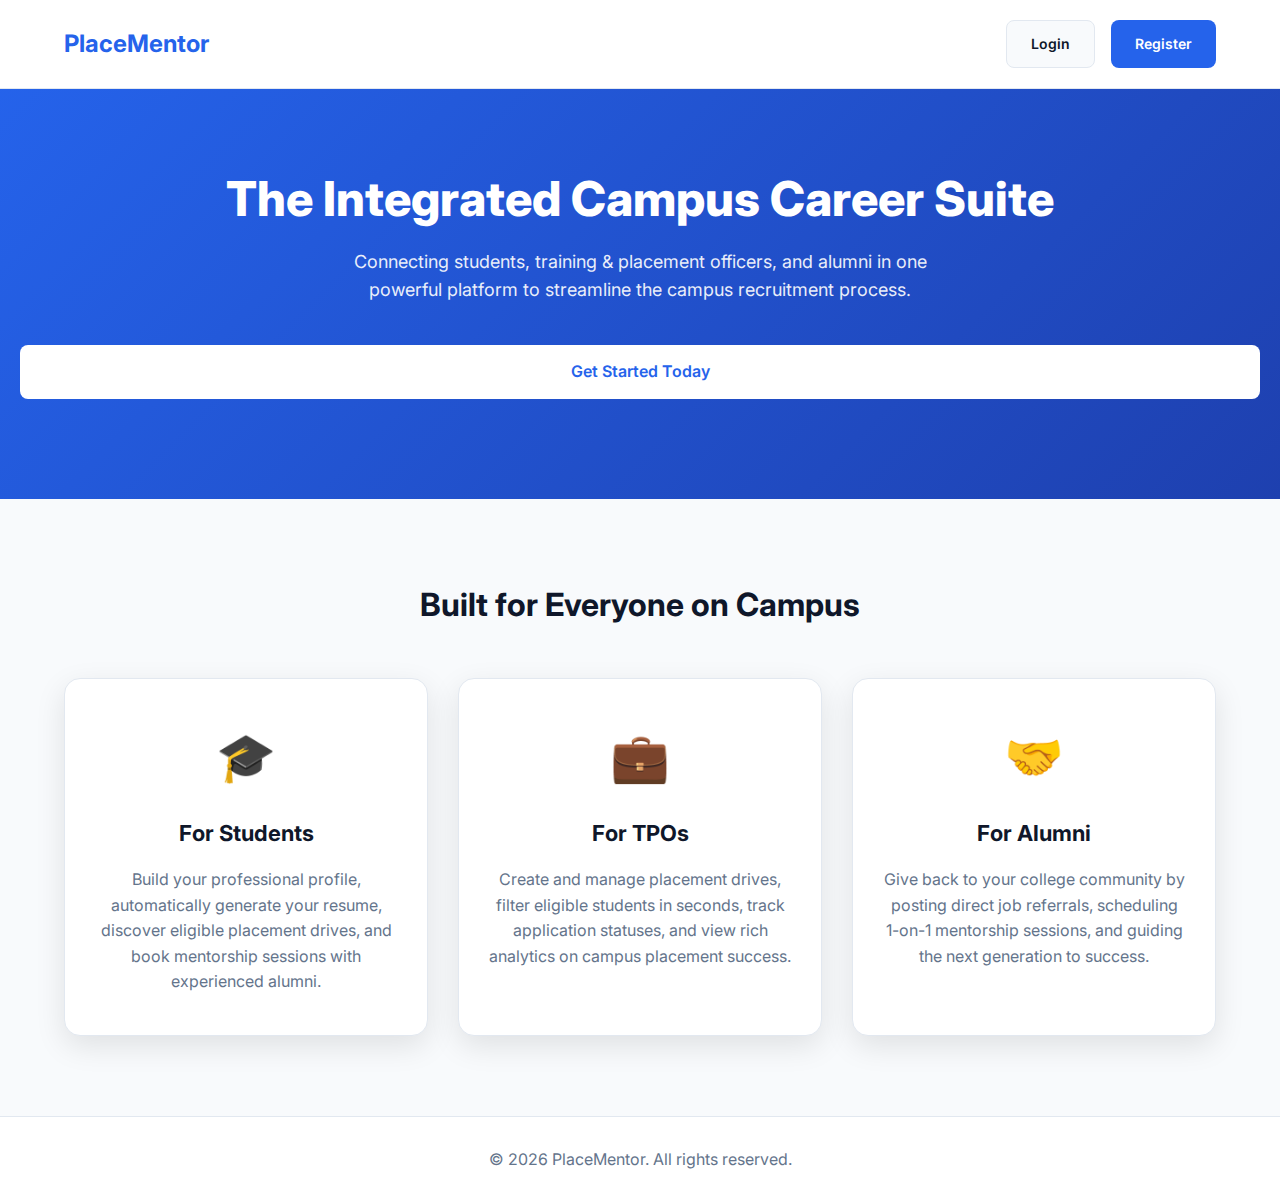
<file: index.html>
<!DOCTYPE html>
<html lang="en">
<head>
  <meta charset="UTF-8">
  <meta name="viewport" content="width=device-width, initial-scale=1.0">
  <title>Welcome to PlacementMentor</title>
  <link rel="stylesheet" href="assets/css/style.css">
  <style>
    /* Custom styles specifically for the landing page */
    .landing-nav {
      display: flex;
      justify-content: space-between;
      align-items: center;
      padding: 20px 5%;
      background: var(--bg-card);
      border-bottom: 1px solid var(--border);
      position: fixed;
      width: 100%;
      top: 0;
      z-index: 1000;
    }
    
    .landing-logo {
      font-size: 24px;
      font-weight: 700;
      color: var(--primary);
    }
    
    .landing-nav-links {
      display: flex;
      gap: 16px;
    }

    .hero-section {
      margin-top: 70px; /* Offset for fixed nav */
      padding: 100px 20px;
      text-align: center;
      background: linear-gradient(135deg, var(--primary) 0%, var(--primary-dark) 100%);
      color: white;
    }

    .hero-section h1 {
      font-size: 48px;
      font-weight: 800;
      margin-bottom: 20px;
      line-height: 1.2;
    }

    .hero-section p {
      font-size: 18px;
      max-width: 600px;
      margin: 0 auto 40px auto;
      opacity: 0.9;
    }

    .features-section {
      padding: 80px 5%;
      background: var(--bg-secondary);
      text-align: center;
    }

    .features-section h2 {
      font-size: 32px;
      color: var(--text-primary);
      margin-bottom: 48px;
    }

    .feature-grid {
      display: grid;
      grid-template-columns: repeat(auto-fit, minmax(300px, 1fr));
      gap: 30px;
      max-width: 1200px;
      margin: 0 auto;
    }

    .feature-card {
      background: var(--bg-card);
      padding: 40px 30px;
      border-radius: 16px;
      border: 1px solid var(--border);
      box-shadow: 0 10px 30px var(--shadow);
      transition: transform 0.3s ease;
    }

    .feature-card:hover {
      transform: translateY(-10px);
    }

    .feature-icon {
      font-size: 48px;
      margin-bottom: 20px;
      display: inline-block;
    }

    .feature-card h3 {
      font-size: 22px;
      color: var(--text-primary);
      margin-bottom: 16px;
    }

    .feature-card p {
      color: var(--text-secondary);
      line-height: 1.6;
    }

    .landing-footer {
      background: var(--bg-card);
      text-align: center;
      padding: 30px;
      border-top: 1px solid var(--border);
      color: var(--text-secondary);
    }
  </style>
</head>
<body>

  <nav class="landing-nav">
    <div class="landing-logo">PlaceMentor</div>
    <div class="landing-nav-links">
      <a href="login.html" class="btn btn-secondary">Login</a>
      <a href="register.html" class="btn btn-primary">Register</a>
    </div>
  </nav>

  <header class="hero-section">
    <h1>The Integrated Campus Career Suite</h1>
    <p>Connecting students, training & placement officers, and alumni in one powerful platform to streamline the campus recruitment process.</p>
    <a href="register.html" class="btn btn-primary" style="background: white; color: var(--primary); padding: 14px 32px; font-size: 16px;">Get Started Today</a>
  </header>

  <section class="features-section">
    <h2>Built for Everyone on Campus</h2>
    
    <div class="feature-grid">
      <div class="feature-card">
        <div class="feature-icon">🎓</div>
        <h3>For Students</h3>
        <p>Build your professional profile, automatically generate your resume, discover eligible placement drives, and book mentorship sessions with experienced alumni.</p>
      </div>

      <div class="feature-card">
        <div class="feature-icon">💼</div>
        <h3>For TPOs</h3>
        <p>Create and manage placement drives, filter eligible students in seconds, track application statuses, and view rich analytics on campus placement success.</p>
      </div>

      <div class="feature-card">
        <div class="feature-icon">🤝</div>
        <h3>For Alumni</h3>
        <p>Give back to your college community by posting direct job referrals, scheduling 1-on-1 mentorship sessions, and guiding the next generation to success.</p>
      </div>
    </div>
  </section>

  <footer class="landing-footer">
    <p>&copy; 2026 PlaceMentor. All rights reserved.</p>
  </footer>

</body>
</html>
</file>
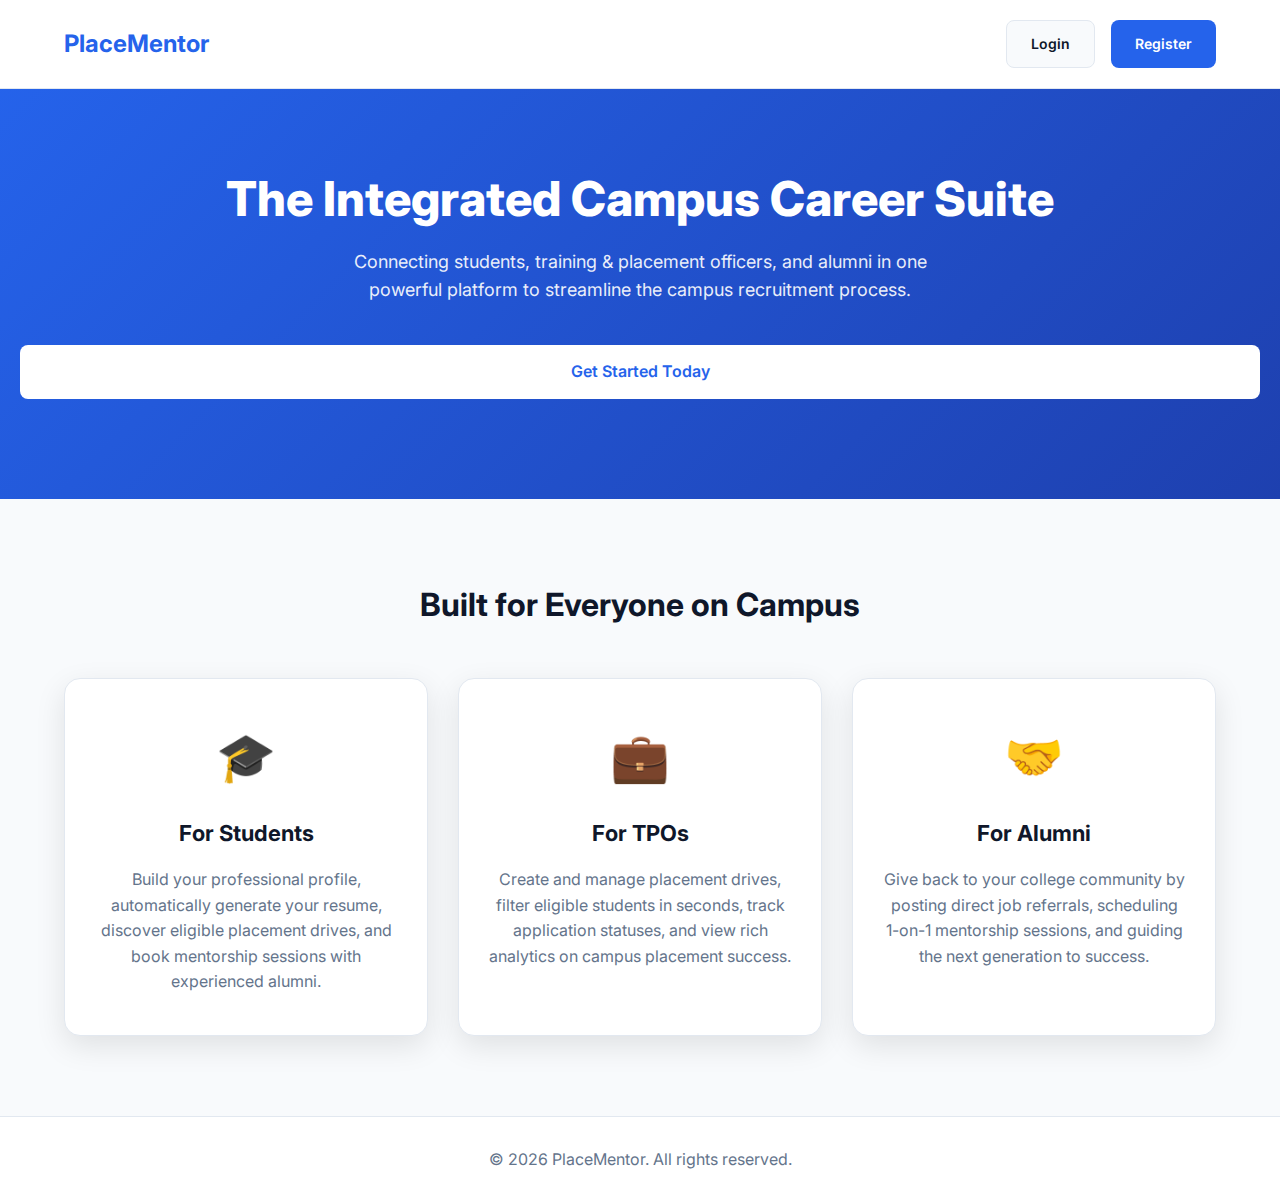
<file: home.html>
<!DOCTYPE html>
<html lang="en">
<head>
  <meta charset="UTF-8">
  <meta name="viewport" content="width=device-width, initial-scale=1.0">
  <title>Welcome to PlacementMentor</title>
  <link rel="stylesheet" href="assets/css/style.css">
  <style>
    /* Custom styles specifically for the landing page */
    .landing-nav {
      display: flex;
      justify-content: space-between;
      align-items: center;
      padding: 20px 5%;
      background: var(--bg-card);
      border-bottom: 1px solid var(--border);
      position: fixed;
      width: 100%;
      top: 0;
      z-index: 1000;
    }
    
    .landing-logo {
      font-size: 24px;
      font-weight: 700;
      color: var(--primary);
    }
    
    .landing-nav-links {
      display: flex;
      gap: 16px;
    }

    .hero-section {
      margin-top: 70px; /* Offset for fixed nav */
      padding: 100px 20px;
      text-align: center;
      background: linear-gradient(135deg, var(--primary) 0%, var(--primary-dark) 100%);
      color: white;
    }

    .hero-section h1 {
      font-size: 48px;
      font-weight: 800;
      margin-bottom: 20px;
      line-height: 1.2;
    }

    .hero-section p {
      font-size: 18px;
      max-width: 600px;
      margin: 0 auto 40px auto;
      opacity: 0.9;
    }

    .features-section {
      padding: 80px 5%;
      background: var(--bg-secondary);
      text-align: center;
    }

    .features-section h2 {
      font-size: 32px;
      color: var(--text-primary);
      margin-bottom: 48px;
    }

    .feature-grid {
      display: grid;
      grid-template-columns: repeat(auto-fit, minmax(300px, 1fr));
      gap: 30px;
      max-width: 1200px;
      margin: 0 auto;
    }

    .feature-card {
      background: var(--bg-card);
      padding: 40px 30px;
      border-radius: 16px;
      border: 1px solid var(--border);
      box-shadow: 0 10px 30px var(--shadow);
      transition: transform 0.3s ease;
    }

    .feature-card:hover {
      transform: translateY(-10px);
    }

    .feature-icon {
      font-size: 48px;
      margin-bottom: 20px;
      display: inline-block;
    }

    .feature-card h3 {
      font-size: 22px;
      color: var(--text-primary);
      margin-bottom: 16px;
    }

    .feature-card p {
      color: var(--text-secondary);
      line-height: 1.6;
    }

    .landing-footer {
      background: var(--bg-card);
      text-align: center;
      padding: 30px;
      border-top: 1px solid var(--border);
      color: var(--text-secondary);
    }
  </style>
</head>
<body>

  <nav class="landing-nav">
    <div class="landing-logo">PlaceMentor</div>
    <div class="landing-nav-links">
      <a href="index.html" class="btn btn-secondary">Login</a>
      <a href="register.html" class="btn btn-primary">Register</a>
    </div>
  </nav>

  <header class="hero-section">
    <h1>The Integrated Campus Career Suite</h1>
    <p>Connecting students, training & placement officers, and alumni in one powerful platform to streamline the campus recruitment process.</p>
    <a href="register.html" class="btn btn-primary" style="background: white; color: var(--primary); padding: 14px 32px; font-size: 16px;">Get Started Today</a>
  </header>

  <section class="features-section">
    <h2>Built for Everyone on Campus</h2>
    
    <div class="feature-grid">
      <div class="feature-card">
        <div class="feature-icon">🎓</div>
        <h3>For Students</h3>
        <p>Build your professional profile, automatically generate your resume, discover eligible placement drives, and book mentorship sessions with experienced alumni.</p>
      </div>

      <div class="feature-card">
        <div class="feature-icon">💼</div>
        <h3>For TPOs</h3>
        <p>Create and manage placement drives, filter eligible students in seconds, track application statuses, and view rich analytics on campus placement success.</p>
      </div>

      <div class="feature-card">
        <div class="feature-icon">🤝</div>
        <h3>For Alumni</h3>
        <p>Give back to your college community by posting direct job referrals, scheduling 1-on-1 mentorship sessions, and guiding the next generation to success.</p>
      </div>
    </div>
  </section>

  <footer class="landing-footer">
    <p>&copy; 2026 PlaceMentor. All rights reserved.</p>
  </footer>

</body>
</html>
</file>
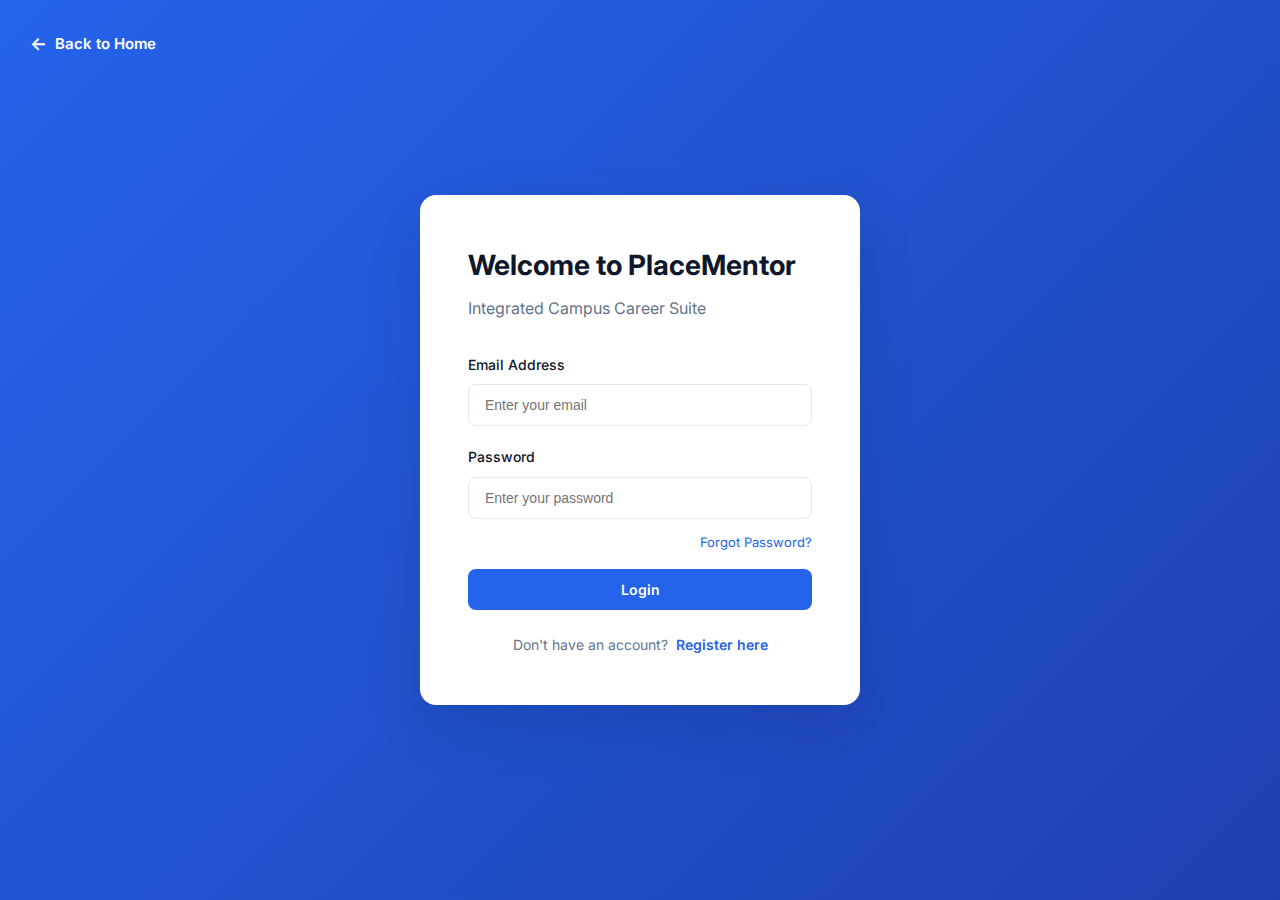
<file: login.html>
<!DOCTYPE html>
<html lang="en">
<head>
  <meta charset="UTF-8">
  <meta name="viewport" content="width=device-width, initial-scale=1.0">
  <title>PlaceMentor - Login</title>
  <link rel="stylesheet" href="assets/css/style.css">
</head>
<body>
  
  <a href="index.html" style="position: absolute; top: 30px; left: 30px; color: white; text-decoration: none; font-weight: 600; display: flex; align-items: center; gap: 8px; font-size: 15px; z-index: 10; transition: opacity 0.2s ease;" onmouseover="this.style.opacity='0.8'" onmouseout="this.style.opacity='1'">
    <span style="font-size: 18px;">&larr;</span> Back to Home
  </a>

  <div class="auth-container">
    <div class="auth-box">
      <h1>Welcome to PlaceMentor</h1>
      <p>Integrated Campus Career Suite</p>
      
      <form onsubmit="login(event)" data-testid="login-form">
        <div class="form-group">
          <label for="email">Email Address</label>
          <input type="email" id="email" data-testid="login-email" placeholder="Enter your email" required>
        </div>
        
        <div class="form-group">
          <label for="password">Password</label>
          <input type="password" id="password" data-testid="login-password" placeholder="Enter your password" required>
        </div>
        
        <div style="text-align: right; margin-top: -10px; margin-bottom: 15px;">
          <a href="#" onclick="openForgotPasswordModal()" style="font-size: 13px; color: var(--primary); text-decoration: none;">Forgot Password?</a>
        </div>
        
        <button type="submit" class="btn btn-primary" data-testid="login-submit">Login</button>
      </form>
      
      <div class="auth-footer">
        Don't have an account?
        <a href="register.html" data-testid="register-link">Register here</a>
      </div>
    </div>
  </div>

  <div id="forgotPasswordModal" class="modal" style="display: none; align-items: center; justify-content: center; position: fixed; top: 0; left: 0; width: 100%; height: 100%; background: rgba(0,0,0,0.5); z-index: 1000;">
    <div class="modal-content" style="background: var(--bg-card); padding: 24px; border-radius: 8px; width: 90%; max-width: 400px; position: relative;">
      <div class="modal-header" style="display: flex; justify-content: space-between; align-items: center; margin-bottom: 20px;">
        <h3 style="margin: 0;">Reset Password</h3>
        <div class="modal-close" onclick="closeForgotPasswordModal()" style="cursor: pointer; font-size: 24px;">&times;</div>
      </div>
      <div class="modal-body">
        <form onsubmit="handlePasswordReset(event)">
          <div class="form-group">
            <label for="resetEmail">Account Email Address</label>
            <input type="email" id="resetEmail" placeholder="Enter your registered email" required style="width: 100%; padding: 8px; margin-top: 4px;">
          </div>
          <div class="form-group" style="margin-top: 16px;">
            <label for="newPassword">New Password</label>
            <input type="password" id="newPassword" placeholder="Minimum 6 characters" required style="width: 100%; padding: 8px; margin-top: 4px;">
          </div>
          <button type="submit" class="btn btn-primary" style="width: 100%; margin-top: 20px;">Reset Password</button>
        </form>
      </div>
    </div>
  </div>

  <script src="assets/js/storage.js"></script>
  <script src="assets/js/auth.js"></script>
  <script src="assets/js/theme.js"></script>
</body>
</html>
</file>
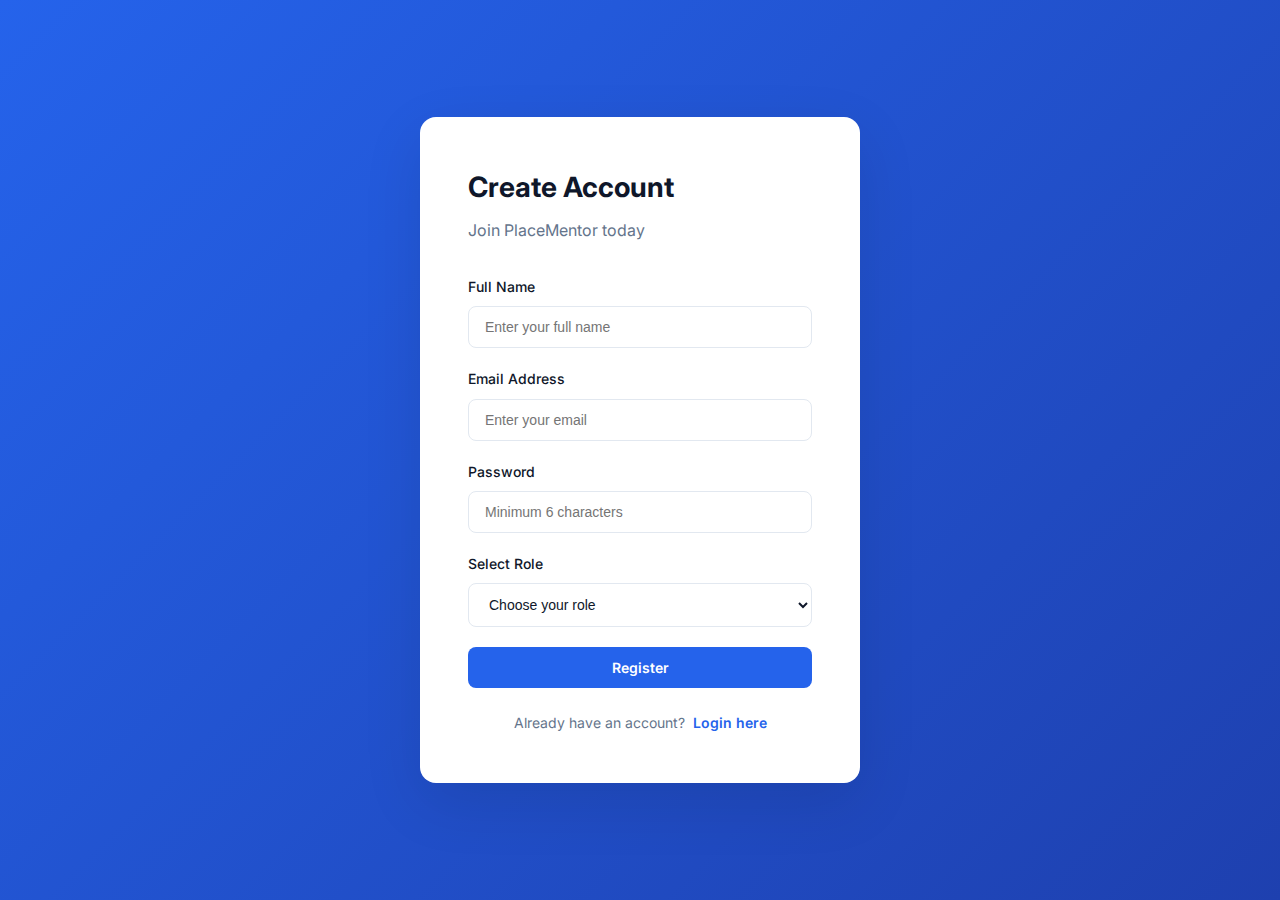
<file: register.html>
<!DOCTYPE html>
<html lang="en">
<head>
  <meta charset="UTF-8">
  <meta name="viewport" content="width=device-width, initial-scale=1.0">
  <title>Register - PlaceMentor</title>
  <link rel="stylesheet" href="assets/css/style.css">
</head>
<body>
  <div class="auth-container">
    <div class="auth-box">
      <h1>Create Account</h1>
      <p>Join PlaceMentor today</p>
      
      <form onsubmit="register(event)" data-testid="register-form">
        <div class="form-group">
          <label for="name">Full Name</label>
          <input type="text" id="name" data-testid="register-name" placeholder="Enter your full name" required>
        </div>
        
        <div class="form-group">
          <label for="email">Email Address</label>
          <input type="email" id="email" data-testid="register-email" placeholder="Enter your email" required>
        </div>
        
        <div class="form-group">
          <label for="password">Password</label>
          <input type="password" id="password" data-testid="register-password" placeholder="Minimum 6 characters" required>
        </div>
        
        <div class="form-group">
          <label for="role">Select Role</label>
          <select id="role" data-testid="register-role" required>
            <option value="">Choose your role</option>
            <option value="tpo">Training & Placement Officer (TPO)</option>
            <option value="student">Student</option>
            <option value="alumni">Alumni</option>
          </select>
        </div>
        
        <button type="submit" class="btn btn-primary" data-testid="register-submit">Register</button>
      </form>
      
      <div class="auth-footer">
        Already have an account?
        <a href="login.html" data-testid="login-link">Login here</a>
      </div>
    </div>
  </div>
  
  <script src="assets/js/storage.js"></script>
  <script src="assets/js/auth.js"></script>
  <script src="assets/js/theme.js"></script>
  <script src="assets/js/sampleData.js"></script>
</body>
</html>
</file>
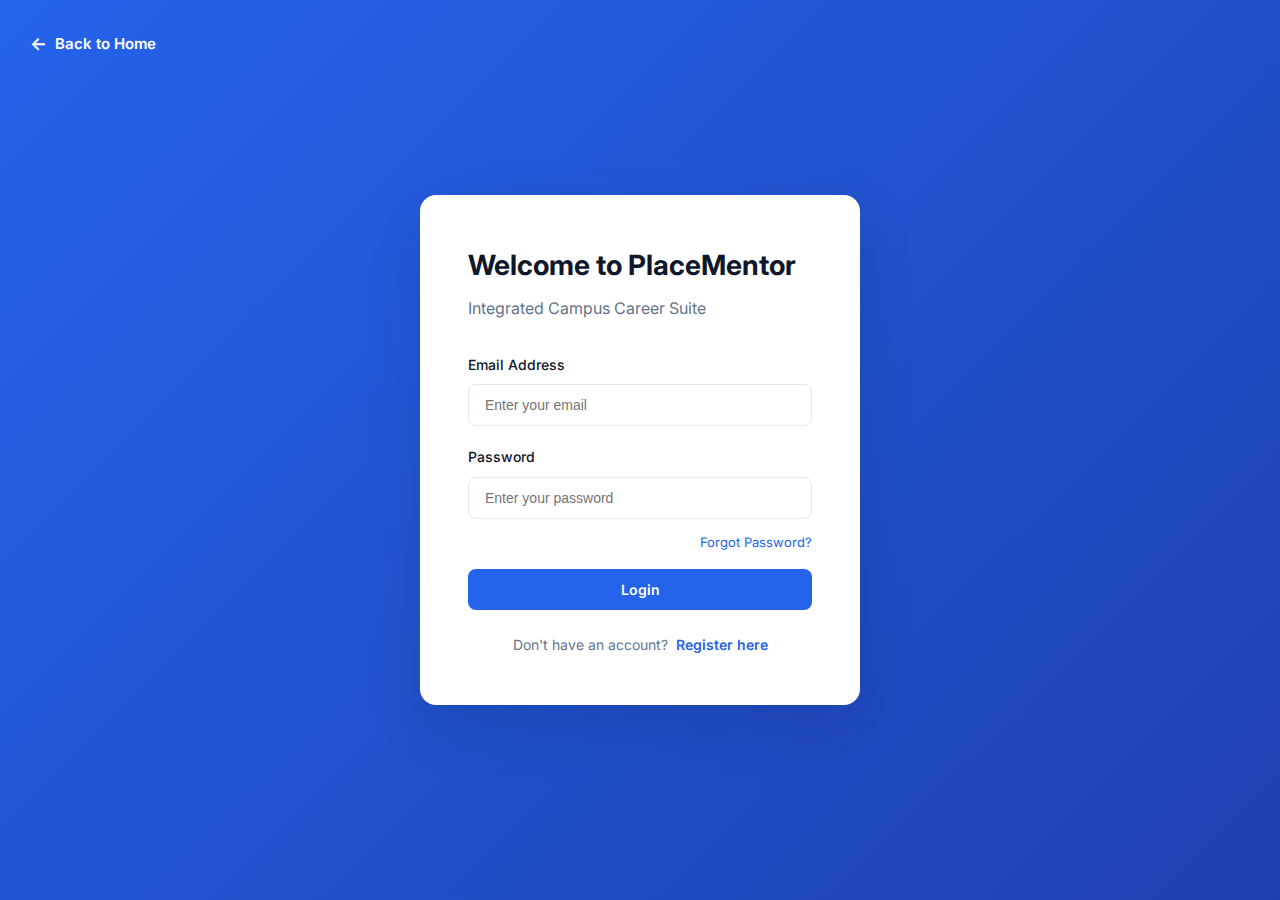
<file: student.html>
<!DOCTYPE html>
<html lang="en">
<head>
  <meta charset="UTF-8">
  <meta name="viewport" content="width=device-width, initial-scale=1.0">
  <title>Student Portal - PlaceMentor</title>
  <link rel="stylesheet" href="assets/css/style.css">
</head>
<body>
  <div class="dashboard-layout">
    <!-- Sidebar -->
    <aside class="sidebar" data-testid="student-sidebar">
      <div class="sidebar-header">
        <h2>PlaceMentor</h2>
        <div class="theme-toggle" id="themeToggle" onclick="toggleTheme()" data-testid="theme-toggle">🌙</div>
      </div>
      
      <nav class="sidebar-nav">
        <div class="nav-item active" data-page="profile" data-testid="nav-profile">
          <span class="nav-icon">👤</span>
          <span>My Profile</span>
        </div>
        <div class="nav-item" data-page="opportunities" data-testid="nav-opportunities">
          <span class="nav-icon">💼</span>
          <span>Opportunities</span>
        </div>
        <div class="nav-item" data-page="applications" data-testid="nav-applications">
          <span class="nav-icon">📄</span>
          <span>My Applications</span>
        </div>
        <div class="nav-item" data-page="referrals" data-testid="nav-referrals">
          <span class="nav-icon">🤝</span>
          <span>Referrals</span>
        </div>
        <div class="nav-item" data-page="mentorship" data-testid="nav-mentorship">
          <span class="nav-icon">🎯</span>
          <span>Mentorship</span>
        </div>
        <div class="nav-item" data-page="resume" data-testid="nav-resume">
          <span class="nav-icon">📝</span>
          <span>Resume Builder</span>
        </div>
        <div class="nav-item" onclick="logout()" data-testid="nav-logout">
          <span class="nav-icon">🚪</span>
          <span>Logout</span>
        </div>
      </nav>
    </aside>
    
    <!-- Main Content -->
    <main class="main-content">
      <div class="top-bar">
        <div class="top-bar-left">
          <h1 id="pageTitle" data-testid="page-title">Student Portal</h1>
        </div>
        <div class="top-bar-right">
          <div class="user-profile" data-testid="user-profile">
            <div class="user-avatar" id="userAvatar">S</div>
            <div class="user-info">
              <div class="user-name" id="userName">Student</div>
              <div class="user-role">Student</div>
            </div>
          </div>
        </div>
      </div>
      
      <div class="content-area">
        <!-- Profile Section -->
        <div id="profileSection" class="page-section">
          <div class="card">
            <div class="card-header">
              <h3 class="card-title">My Profile</h3>
              <span id="profileStatus" class="badge badge-info" data-testid="profile-status">Complete your profile</span>
            </div>
            <div class="card-body">
              <form id="profileForm" data-testid="profile-form">
                <div class="grid-2">
                  <div class="form-group">
                    <label for="cgpa">CGPA</label>
                    <input type="number" id="cgpa" data-testid="profile-cgpa" step="0.01" min="0" max="10" required>
                  </div>
                  
                  <div class="form-group">
                    <label for="branch">Branch</label>
                    <select id="branch" data-testid="profile-branch" required>
                      <option value="">Select Branch</option>
                      <option value="Computer Science">Computer Science</option>
                      <option value="Information Technology">Information Technology</option>
                      <option value="Electronics">Electronics</option>
                      <option value="Mechanical">Mechanical</option>
                      <option value="Civil">Civil</option>
                    </select>
                  </div>
                </div>
                
                <div class="grid-2">
                  <div class="form-group">
                    <label for="backlogs">Active Backlogs</label>
                    <input type="number" id="backlogs" data-testid="profile-backlogs" min="0" required>
                  </div>
                  
                  <div class="form-group">
                    <label for="phone">Phone Number</label>
                    <input type="tel" id="phone" data-testid="profile-phone" required>
                  </div>
                </div>
                
                <div class="form-group">
                  <label for="skills">Skills (comma-separated)</label>
                  <input type="text" id="skills" data-testid="profile-skills" placeholder="JavaScript, React, Python, Node.js" required>
                </div>
                
                <div class="form-group">
                  <label for="resume">Resume Link/File Name</label>
                  <input type="text" id="resume" data-testid="profile-resume" placeholder="resume.pdf or https://..." required>
                </div>
                
                <button type="submit" class="btn btn-primary" data-testid="save-profile">Save Profile</button>
              </form>
            </div>
          </div>
          
          <div id="skillGapSection" class="hidden">
            <div class="card mt-4">
              <div class="card-header">
                <h3 class="card-title">Skill Gap Analysis</h3>
              </div>
              <div class="card-body">
                <p style="color: var(--text-secondary); margin-bottom: 20px;">Compare your skills with current opportunities</p>
                <div id="skillGapContent"></div>
              </div>
            </div>
          </div>
        </div>
        
        <!-- Opportunities Section -->
        <div id="opportunitiesSection" class="page-section hidden">
          <div class="stats-grid" style="grid-template-columns: repeat(3, 1fr);">
            <div class="stat-card" data-testid="stat-eligible">
              <div class="stat-header">
                <span class="stat-title">Eligible Drives</span>
                <div class="stat-icon green">✅</div>
              </div>
              <div class="stat-value" id="eligibleDrives">0</div>
            </div>
            
            <div class="stat-card" data-testid="stat-total-drives">
              <div class="stat-header">
                <span class="stat-title">Total Drives</span>
                <div class="stat-icon blue">💼</div>
              </div>
              <div class="stat-value" id="totalDrives">0</div>
            </div>
            
            <div class="stat-card" data-testid="stat-applied">
              <div class="stat-header">
                <span class="stat-title">Applied</span>
                <div class="stat-icon orange">📄</div>
              </div>
              <div class="stat-value" id="appliedCount">0</div>
            </div>
          </div>
          
          <div class="card mt-4">
            <div class="card-header">
              <h3 class="card-title">Live Placement Drives</h3>
            </div>
            <div class="card-body">
              <div id="driveFeed" class="drive-feed"></div>
            </div>
          </div>
        </div>
        
        <!-- Applications Section -->
        <div id="applicationsSection" class="page-section hidden">
          <div class="card">
            <div class="card-header">
              <h3 class="card-title">My Applications</h3>
            </div>
            <div class="card-body">
              <div class="table-container">
                <table>
                  <thead>
                    <tr>
                      <th>Company</th>
                      <th>Role</th>
                      <th>Applied On</th>
                      <th>Status</th>
                      <th>Action</th>
                    </tr>
                  </thead>
                  <tbody id="applicationsTable"></tbody>
                </table>
              </div>
            </div>
          </div>
        </div>
        
        <!-- Referrals Section -->
        <div id="referralsSection" class="page-section hidden">
          <div class="card">
            <div class="card-header">
              <h3 class="card-title">Job Referrals</h3>
            </div>
            <div class="card-body">
              <div id="referralsList"></div>
            </div>
          </div>
        </div>
        
        <!-- Mentorship Section -->
        <div id="mentorshipSection" class="page-section hidden">
          <div class="card">
            <div class="card-header">
              <h3 class="card-title">Book Mentorship Session</h3>
            </div>
            <div class="card-body">
              <form id="mentorshipForm" data-testid="mentorship-form">
                <div class="form-group">
                  <label for="alumniSelect">Select Alumni Mentor</label>
                  <select id="alumniSelect" data-testid="mentor-select" required>
                    <option value="">Choose a mentor</option>
                  </select>
                </div>
                
                <div class="grid-2">
                  <div class="form-group">
                    <label for="sessionDate">Preferred Date</label>
                    <input type="date" id="sessionDate" data-testid="session-date" required>
                  </div>
                  
                  <div class="form-group">
                    <label for="sessionTime">Preferred Time</label>
                    <input type="time" id="sessionTime" data-testid="session-time" required>
                  </div>
                </div>
                
                <div class="form-group">
                  <label for="sessionTopic">Topic/Agenda</label>
                  <textarea id="sessionTopic" data-testid="session-topic" rows="3" placeholder="What would you like to discuss?" required></textarea>
                </div>
                
                <button type="submit" class="btn btn-primary" data-testid="book-session">Book Session</button>
              </form>
            </div>
          </div>
          
          <div class="card mt-4">
            <div class="card-header">
              <h3 class="card-title">My Bookings</h3>
            </div>
            <div class="card-body">
              <div class="table-container">
                <table>
                  <thead>
                    <tr>
                      <th>Mentor</th>
                      <th>Topic</th>
                      <th>Date & Time</th>
                      <th>Status</th>
                    </tr>
                  </thead>
                  <tbody id="bookingsTable"></tbody>
                </table>
              </div>
            </div>
          </div>
        </div>
      </div>
    </main>
<div id="resumeSection" class="page-section hidden">
          <div class="card">
            <div class="card-header">
              <h3 class="card-title">Automatic Resume Generator</h3>
            </div>
            <div class="card-body">
              <p style="color: var(--text-secondary); margin-bottom: 20px;">
                Fill in your extra details below. We will automatically generate a professional summary based on your profile skills!
              </p>
              
              <div id="resumeBuilderForm" style="margin-bottom: 32px; padding: 20px; background: rgba(37, 99, 235, 0.05); border-radius: 8px; border: 1px solid var(--border);">
                <div class="form-group">
                  <label for="resInputProjects">Key Projects (One per line)</label>
                  <textarea id="resInputProjects" rows="3" placeholder="Example:&#10;PlaceMentor: Built a full-stack career suite using HTML, CSS, JS...&#10;WeatherApp: Created a React app consuming REST APIs..."></textarea>
                </div>
                
                <div class="grid-2">
                  <div class="form-group">
                    <label for="resInputCerts">Certifications (One per line)</label>
                    <textarea id="resInputCerts" rows="2" placeholder="AWS Cloud Practitioner&#10;Full-Stack Web Development Bootcamp"></textarea>
                  </div>
                  <div class="form-group">
                    <label for="resInputAchievements">Achievements (One per line)</label>
                    <textarea id="resInputAchievements" rows="2" placeholder="1st Place in University Hackathon 2025&#10;Published article on Web Development"></textarea>
                  </div>
                </div>
                
                <button class="btn btn-primary" onclick="generateResume()" data-testid="generate-resume-btn" style="width: 100%;">
                  ⚡ Generate My Resume
                </button>
              </div>

              <div id="resumeEmptyState" style="text-align: center; padding: 40px; color: var(--text-secondary); border: 1px dashed var(--border-color); border-radius: 8px;">
                <span style="font-size: 48px; display: block; margin-bottom: 16px;">📄</span>
                <p>Fill out the details above and click "Generate" to preview your resume.</p>
              </div>

              <div id="resumePreview" class="resume-template" style="display: none; border: 1px solid #e2e8f0; padding: 40px; border-radius: 8px; background: #ffffff; color: #0f172a; box-shadow: 0 4px 6px rgba(0,0,0,0.05); max-width: 800px; margin: 0 auto;">
                
                <div style="text-align: center; border-bottom: 2px solid #2563eb; padding-bottom: 20px; margin-bottom: 20px;">
                  <h1 id="resName" style="margin: 0; font-size: 28px; font-weight: bold; color: #1e293b;">Student Name</h1>
                  <p style="margin: 8px 0 0; color: #475569; font-size: 14px;">
                    <span id="resEmail">email@example.com</span> | <span id="resPhone">+91 XXXXX XXXXX</span>
                  </p>
                </div>

                <div style="margin-bottom: 20px;">
                  <p id="resSummary" style="margin: 0; line-height: 1.6; color: #334155; font-style: italic;"></p>
                </div>
                
                <div style="margin-bottom: 20px;">
                  <h3 style="color: #2563eb; font-size: 16px; margin-bottom: 10px; border-bottom: 1px solid #e2e8f0; padding-bottom: 5px; text-transform: uppercase; letter-spacing: 1px;">Education</h3>
                  <div style="display: flex; justify-content: space-between; margin-bottom: 8px;">
                    <strong>B.Tech - <span id="resBranch">Branch Name</span></strong>
                    <span style="color: #64748b;">Current</span>
                  </div>
                  <ul style="margin: 0; padding-left: 20px; color: #334155;">
                    <li>Cumulative Grade Point Average (CGPA): <strong id="resCgpa">0.0</strong></li>
                    <li>Active Backlogs: <strong id="resBacklogs">0</strong></li>
                  </ul>
                </div>

                <div style="margin-bottom: 20px;">
                  <h3 style="color: #2563eb; font-size: 16px; margin-bottom: 10px; border-bottom: 1px solid #e2e8f0; padding-bottom: 5px; text-transform: uppercase; letter-spacing: 1px;">Technical Skills</h3>
                  <p id="resSkills" style="margin: 0; line-height: 1.6; color: #334155;">N/A</p>
                </div>

                <div id="resSectionProjects" style="margin-bottom: 20px; display: none;">
                  <h3 style="color: #2563eb; font-size: 16px; margin-bottom: 10px; border-bottom: 1px solid #e2e8f0; padding-bottom: 5px; text-transform: uppercase; letter-spacing: 1px;">Projects</h3>
                  <ul id="resProjects" style="margin: 0; padding-left: 20px; color: #334155; line-height: 1.6;"></ul>
                </div>

                <div id="resSectionCerts" style="margin-bottom: 20px; display: none;">
                  <h3 style="color: #2563eb; font-size: 16px; margin-bottom: 10px; border-bottom: 1px solid #e2e8f0; padding-bottom: 5px; text-transform: uppercase; letter-spacing: 1px;">Certifications</h3>
                  <ul id="resCerts" style="margin: 0; padding-left: 20px; color: #334155; line-height: 1.6;"></ul>
                </div>

                <div id="resSectionAchievements" style="margin-bottom: 20px; display: none;">
                  <h3 style="color: #2563eb; font-size: 16px; margin-bottom: 10px; border-bottom: 1px solid #e2e8f0; padding-bottom: 5px; text-transform: uppercase; letter-spacing: 1px;">Achievements</h3>
                  <ul id="resAchievements" style="margin: 0; padding-left: 20px; color: #334155; line-height: 1.6;"></ul>
                </div>
                
                <div style="text-align: center; margin-top: 40px;" class="no-print">
                  <button class="btn btn-success" onclick="window.print()" id="downloadResumeBtn">
                    🖨️ Print / Save as PDF
                  </button>
                </div>
              </div>
              
            </div>
          </div>
        </div>
  </div>
  
  <!-- Chatbot -->
  <div class="chatbot-widget" data-testid="chatbot-widget">
    <div class="chatbot-button" onclick="toggleChatbot()" data-testid="chatbot-button">🤖</div>
    <div class="chatbot-window" id="chatbotWindow">
      <div class="chatbot-header">
        <h4>PlacementBot</h4>
        <div class="modal-close" onclick="toggleChatbot()">&times;</div>
      </div>
      <div class="chatbot-messages" id="chatMessages"></div>
      <div class="chatbot-input">
        <input type="text" id="chatInput" data-testid="chat-input" placeholder="Ask me anything..." onkeypress="handleChatEnter(event)">
        <button onclick="sendMessage()" data-testid="chat-send">Send</button>
      </div>
    </div>
  </div>
  
  <script src="assets/js/storage.js"></script>
  <script src="assets/js/auth.js"></script>
  <script src="assets/js/theme.js"></script>
  <script src="assets/js/sampleData.js"></script>
  <script src="assets/js/chatbot.js"></script>
  <script src="assets/js/student.js"></script>
</body>
</html>
</file>
<file: assets/css/style.css>
/* PlaceMentor - Modern Corporate Design */
@import url('https://fonts.googleapis.com/css2?family=Inter:wght@300;400;500;600;700&display=swap');

:root {
  --primary: #2563eb;
  --primary-dark: #1e40af;
  --primary-light: #3b82f6;
  --secondary: #64748b;
  --success: #10b981;
  --warning: #f59e0b;
  --danger: #ef4444;
  --bg-primary: #ffffff;
  --bg-secondary: #f8fafc;
  --bg-card: #ffffff;
  --text-primary: #0f172a;
  --text-secondary: #64748b;
  --border: #e2e8f0;
  --shadow: rgba(0, 0, 0, 0.1);
  --sidebar-width: 260px;
}

[data-theme="dark"] {
  --primary: #3b82f6;
  --primary-dark: #2563eb;
  --primary-light: #60a5fa;
  --secondary: #94a3b8;
  --bg-primary: #0f172a;
  --bg-secondary: #1e293b;
  --bg-card: #1e293b;
  --text-primary: #f1f5f9;
  --text-secondary: #94a3b8;
  --border: #334155;
  --shadow: rgba(0, 0, 0, 0.3);
}

* {
  margin: 0;
  padding: 0;
  box-sizing: border-box;
}

body {
  font-family: 'Inter', -apple-system, BlinkMacSystemFont, 'Segoe UI', sans-serif;
  background: var(--bg-primary);
  color: var(--text-primary);
  line-height: 1.6;
  transition: background-color 0.3s ease, color 0.3s ease;
}

a {
  text-decoration: none;
  color: inherit;
}

button {
  font-family: inherit;
  cursor: pointer;
  border: none;
  outline: none;
}

/* Auth Pages */
.auth-container {
  min-height: 100vh;
  display: flex;
  align-items: center;
  justify-content: center;
  background: linear-gradient(135deg, var(--primary) 0%, var(--primary-dark) 100%);
  padding: 20px;
}

.auth-box {
  background: var(--bg-card);
  padding: 48px;
  border-radius: 16px;
  box-shadow: 0 20px 60px var(--shadow);
  width: 100%;
  max-width: 440px;
  animation: slideUp 0.4s ease;
}

@keyframes slideUp {
  from {
    opacity: 0;
    transform: translateY(20px);
  }
  to {
    opacity: 1;
    transform: translateY(0);
  }
}

.auth-box h1 {
  font-size: 28px;
  font-weight: 700;
  margin-bottom: 8px;
  color: var(--text-primary);
}

.auth-box p {
  color: var(--text-secondary);
  margin-bottom: 32px;
}

.form-group {
  margin-bottom: 20px;
}

.form-group label {
  display: block;
  font-size: 14px;
  font-weight: 500;
  margin-bottom: 8px;
  color: var(--text-primary);
}

.form-group input,
.form-group select,
.form-group textarea {
  width: 100%;
  padding: 12px 16px;
  border: 1px solid var(--border);
  border-radius: 8px;
  font-size: 14px;
  background: var(--bg-primary);
  color: var(--text-primary);
  transition: border-color 0.2s ease, box-shadow 0.2s ease;
}

.form-group input:focus,
.form-group select:focus,
.form-group textarea:focus {
  border-color: var(--primary);
  box-shadow: 0 0 0 3px rgba(37, 99, 235, 0.1);
  outline: none;
}

.btn {
  padding: 12px 24px;
  border-radius: 8px;
  font-size: 14px;
  font-weight: 600;
  transition: background-color 0.2s ease, transform 0.1s ease;
  display: inline-flex;
  align-items: center;
  gap: 8px;
}

.btn:active {
  transform: scale(0.98);
}

.btn-primary {
  background: var(--primary);
  color: white;
  width: 100%;
  justify-content: center;
}

.btn-primary:hover {
  background: var(--primary-dark);
}

.btn-secondary {
  background: var(--bg-secondary);
  color: var(--text-primary);
  border: 1px solid var(--border);
}

.btn-secondary:hover {
  background: var(--border);
}

.btn-success {
  background: var(--success);
  color: white;
}

.btn-success:hover {
  background: #059669;
}

.btn-sm {
  padding: 8px 16px;
  font-size: 13px;
}

.auth-footer {
  text-align: center;
  margin-top: 24px;
  color: var(--text-secondary);
  font-size: 14px;
}

.auth-footer a {
  color: var(--primary);
  font-weight: 600;
  margin-left: 4px;
}

.auth-footer a:hover {
  text-decoration: underline;
}

/* Dashboard Layout */
.dashboard-layout {
  display: flex;
  min-height: 100vh;
}

.sidebar {
  width: var(--sidebar-width);
  background: var(--bg-card);
  border-right: 1px solid var(--border);
  position: fixed;
  height: 100vh;
  overflow-y: auto;
  transition: transform 0.3s ease;
  z-index: 100;
}

.sidebar-header {
  padding: 24px 20px;
  border-bottom: 1px solid var(--border);
  display: flex;
  align-items: center;
  justify-content: space-between;
}

.sidebar-header h2 {
  font-size: 20px;
  font-weight: 700;
  color: var(--primary);
}

.sidebar-nav {
  padding: 20px 0;
}

.nav-item {
  padding: 12px 20px;
  display: flex;
  align-items: center;
  gap: 12px;
  color: var(--text-secondary);
  font-size: 14px;
  font-weight: 500;
  transition: background-color 0.2s ease, color 0.2s ease;
  cursor: pointer;
}

.nav-item:hover {
  background: var(--bg-secondary);
  color: var(--text-primary);
}

.nav-item.active {
  background: rgba(37, 99, 235, 0.1);
  color: var(--primary);
  border-right: 3px solid var(--primary);
}

.nav-icon {
  width: 20px;
  height: 20px;
  display: flex;
  align-items: center;
  justify-content: center;
}

.main-content {
  margin-left: var(--sidebar-width);
  flex: 1;
  background: var(--bg-secondary);
  min-height: 100vh;
}

.top-bar {
  background: var(--bg-card);
  border-bottom: 1px solid var(--border);
  padding: 16px 32px;
  display: flex;
  align-items: center;
  justify-content: space-between;
  position: sticky;
  top: 0;
  z-index: 50;
}

.top-bar-left h1 {
  font-size: 24px;
  font-weight: 700;
  color: var(--text-primary);
}

.top-bar-right {
  display: flex;
  align-items: center;
  gap: 16px;
}

.theme-toggle {
  width: 40px;
  height: 40px;
  border-radius: 8px;
  background: var(--bg-secondary);
  display: flex;
  align-items: center;
  justify-content: center;
  cursor: pointer;
  transition: background-color 0.2s ease;
}

.theme-toggle:hover {
  background: var(--border);
}

.user-profile {
  display: flex;
  align-items: center;
  gap: 12px;
  padding: 8px 12px;
  border-radius: 8px;
  background: var(--bg-secondary);
  cursor: pointer;
  transition: background-color 0.2s ease;
}

.user-profile:hover {
  background: var(--border);
}

.user-avatar {
  width: 36px;
  height: 36px;
  border-radius: 50%;
  background: var(--primary);
  color: white;
  display: flex;
  align-items: center;
  justify-content: center;
  font-weight: 600;
  font-size: 14px;
}

.user-info {
  display: flex;
  flex-direction: column;
}

.user-name {
  font-size: 14px;
  font-weight: 600;
  color: var(--text-primary);
}

.user-role {
  font-size: 12px;
  color: var(--text-secondary);
}

.content-area {
  padding: 32px;
}

/* Stats Cards */
.stats-grid {
  display: grid;
  grid-template-columns: repeat(auto-fit, minmax(240px, 1fr));
  gap: 20px;
  margin-bottom: 32px;
}

.stat-card {
  background: var(--bg-card);
  padding: 24px;
  border-radius: 12px;
  border: 1px solid var(--border);
  transition: transform 0.2s ease, box-shadow 0.2s ease;
}

.stat-card:hover {
  transform: translateY(-4px);
  box-shadow: 0 12px 24px var(--shadow);
}

.stat-header {
  display: flex;
  align-items: center;
  justify-content: space-between;
  margin-bottom: 12px;
}

.stat-title {
  font-size: 14px;
  font-weight: 500;
  color: var(--text-secondary);
}

.stat-icon {
  width: 40px;
  height: 40px;
  border-radius: 10px;
  display: flex;
  align-items: center;
  justify-content: center;
  font-size: 20px;
}

.stat-icon.blue {
  background: rgba(37, 99, 235, 0.1);
  color: var(--primary);
}

.stat-icon.green {
  background: rgba(16, 185, 129, 0.1);
  color: var(--success);
}

.stat-icon.orange {
  background: rgba(245, 158, 11, 0.1);
  color: var(--warning);
}

.stat-icon.red {
  background: rgba(239, 68, 68, 0.1);
  color: var(--danger);
}

.stat-value {
  font-size: 32px;
  font-weight: 700;
  color: var(--text-primary);
  margin-bottom: 4px;
}

.stat-change {
  font-size: 13px;
  color: var(--success);
  display: flex;
  align-items: center;
  gap: 4px;
}

.stat-change.negative {
  color: var(--danger);
}

/* Card */
.card {
  background: var(--bg-card);
  border: 1px solid var(--border);
  border-radius: 12px;
  padding: 24px;
  margin-bottom: 24px;
}

.card-header {
  display: flex;
  align-items: center;
  justify-content: space-between;
  margin-bottom: 20px;
}

.card-title {
  font-size: 18px;
  font-weight: 600;
  color: var(--text-primary);
}

.card-body {
  color: var(--text-secondary);
}

/* Table */
.table-container {
  overflow-x: auto;
}

table {
  width: 100%;
  border-collapse: collapse;
}

thead {
  background: var(--bg-secondary);
}

thead th {
  padding: 12px 16px;
  text-align: left;
  font-size: 13px;
  font-weight: 600;
  color: var(--text-secondary);
  text-transform: uppercase;
  letter-spacing: 0.5px;
}

tbody tr {
  border-bottom: 1px solid var(--border);
  transition: background-color 0.2s ease;
}

tbody tr:hover {
  background: var(--bg-secondary);
}

tbody td {
  padding: 16px;
  font-size: 14px;
  color: var(--text-primary);
}

/* Badge */
.badge {
  display: inline-block;
  padding: 4px 12px;
  border-radius: 12px;
  font-size: 12px;
  font-weight: 600;
}

.badge-success {
  background: rgba(16, 185, 129, 0.1);
  color: var(--success);
}

.badge-warning {
  background: rgba(245, 158, 11, 0.1);
  color: var(--warning);
}

.badge-danger {
  background: rgba(239, 68, 68, 0.1);
  color: var(--danger);
}

.badge-info {
  background: rgba(37, 99, 235, 0.1);
  color: var(--primary);
}

.badge-secondary {
  background: rgba(100, 116, 139, 0.1);
  color: var(--secondary);
}

/* Modal */
.modal {
  display: none;
  position: fixed;
  top: 0;
  left: 0;
  width: 100%;
  height: 100%;
  background: rgba(0, 0, 0, 0.5);
  z-index: 1000;
  align-items: center;
  justify-content: center;
  backdrop-filter: blur(4px);
  animation: fadeIn 0.2s ease;
}

.modal.active {
  display: flex;
}

@keyframes fadeIn {
  from {
    opacity: 0;
  }
  to {
    opacity: 1;
  }
}

.modal-content {
  background: var(--bg-card);
  border-radius: 16px;
  width: 90%;
  max-width: 600px;
  max-height: 90vh;
  overflow-y: auto;
  animation: slideUp 0.3s ease;
}

.modal-header {
  padding: 24px;
  border-bottom: 1px solid var(--border);
  display: flex;
  align-items: center;
  justify-content: space-between;
}

.modal-header h3 {
  font-size: 20px;
  font-weight: 600;
  color: var(--text-primary);
}

.modal-close {
  width: 32px;
  height: 32px;
  border-radius: 8px;
  background: transparent;
  display: flex;
  align-items: center;
  justify-content: center;
  cursor: pointer;
  transition: background-color 0.2s ease;
  font-size: 20px;
  color: var(--text-secondary);
}

.modal-close:hover {
  background: var(--bg-secondary);
}

.modal-body {
  padding: 24px;
}

.modal-footer {
  padding: 24px;
  border-top: 1px solid var(--border);
  display: flex;
  gap: 12px;
  justify-content: flex-end;
}

/* Chatbot */
.chatbot-widget {
  position: fixed;
  bottom: 24px;
  right: 24px;
  z-index: 1000;
}

.chatbot-button {
  width: 60px;
  height: 60px;
  border-radius: 50%;
  background: var(--primary);
  color: white;
  display: flex;
  align-items: center;
  justify-content: center;
  font-size: 24px;
  box-shadow: 0 8px 24px rgba(37, 99, 235, 0.4);
  transition: transform 0.2s ease, box-shadow 0.2s ease;
  cursor: pointer;
}

.chatbot-button:hover {
  transform: scale(1.1);
  box-shadow: 0 12px 32px rgba(37, 99, 235, 0.5);
}

.chatbot-window {
  position: absolute;
  bottom: 80px;
  right: 0;
  width: 380px;
  height: 500px;
  background: var(--bg-card);
  border-radius: 16px;
  box-shadow: 0 20px 60px var(--shadow);
  border: 1px solid var(--border);
  display: none;
  flex-direction: column;
  animation: slideUp 0.3s ease;
}

.chatbot-window.active {
  display: flex;
}

.chatbot-header {
  padding: 20px;
  border-bottom: 1px solid var(--border);
  display: flex;
  align-items: center;
  justify-content: space-between;
}

.chatbot-header h4 {
  font-size: 16px;
  font-weight: 600;
  color: var(--text-primary);
}

.chatbot-messages {
  flex: 1;
  padding: 20px;
  overflow-y: auto;
  display: flex;
  flex-direction: column;
  gap: 16px;
}

.chat-message {
  display: flex;
  gap: 12px;
  animation: slideUp 0.3s ease;
}

.chat-message.user {
  flex-direction: row-reverse;
}

.chat-avatar {
  width: 32px;
  height: 32px;
  border-radius: 50%;
  background: var(--primary);
  color: white;
  display: flex;
  align-items: center;
  justify-content: center;
  font-size: 14px;
  font-weight: 600;
  flex-shrink: 0;
}

.chat-message.user .chat-avatar {
  background: var(--success);
}

.chat-bubble {
  background: var(--bg-secondary);
  padding: 12px 16px;
  border-radius: 12px;
  font-size: 14px;
  max-width: 70%;
  color: var(--text-primary);
}

.chat-message.user .chat-bubble {
  background: var(--primary);
  color: white;
}

.chatbot-input {
  padding: 16px;
  border-top: 1px solid var(--border);
  display: flex;
  gap: 12px;
}

.chatbot-input input {
  flex: 1;
  padding: 10px 16px;
  border: 1px solid var(--border);
  border-radius: 8px;
  font-size: 14px;
  background: var(--bg-primary);
  color: var(--text-primary);
}

.chatbot-input input:focus {
  border-color: var(--primary);
  outline: none;
}

.chatbot-input button {
  padding: 10px 20px;
  background: var(--primary);
  color: white;
  border-radius: 8px;
  font-weight: 600;
  transition: background-color 0.2s ease;
}

.chatbot-input button:hover {
  background: var(--primary-dark);
}

/* Drive Feed */
.drive-feed {
  display: grid;
  gap: 20px;
}

.drive-card {
  background: var(--bg-card);
  border: 1px solid var(--border);
  border-radius: 12px;
  padding: 24px;
  transition: transform 0.2s ease, box-shadow 0.2s ease;
}

.drive-card:hover {
  transform: translateY(-2px);
  box-shadow: 0 8px 16px var(--shadow);
}

.drive-header {
  display: flex;
  align-items: flex-start;
  justify-content: space-between;
  margin-bottom: 16px;
}

.drive-company {
  font-size: 20px;
  font-weight: 700;
  color: var(--text-primary);
  margin-bottom: 4px;
}

.drive-role {
  font-size: 16px;
  color: var(--text-secondary);
}

.drive-meta {
  display: flex;
  flex-wrap: wrap;
  gap: 12px;
  margin-bottom: 16px;
}

.meta-item {
  display: flex;
  align-items: center;
  gap: 6px;
  font-size: 13px;
  color: var(--text-secondary);
}

.drive-skills {
  display: flex;
  flex-wrap: wrap;
  gap: 8px;
  margin-bottom: 16px;
}

.skill-tag {
  padding: 6px 12px;
  background: rgba(37, 99, 235, 0.1);
  color: var(--primary);
  border-radius: 6px;
  font-size: 12px;
  font-weight: 500;
}

.drive-actions {
  display: flex;
  gap: 12px;
}

/* Skill Gap */
.skill-gap-container {
  margin-top: 20px;
}

.skill-comparison {
  display: grid;
  grid-template-columns: 1fr 1fr;
  gap: 20px;
  margin-top: 16px;
}

.skill-section h4 {
  font-size: 14px;
  font-weight: 600;
  margin-bottom: 12px;
  color: var(--text-primary);
}

.skill-list {
  display: flex;
  flex-wrap: wrap;
  gap: 8px;
}

.skill-item {
  padding: 8px 12px;
  border-radius: 6px;
  font-size: 13px;
  font-weight: 500;
}

.skill-item.present {
  background: rgba(16, 185, 129, 0.1);
  color: var(--success);
}

.skill-item.missing {
  background: rgba(239, 68, 68, 0.1);
  color: var(--danger);
}

/* Responsive */
@media (max-width: 768px) {
  .sidebar {
    transform: translateX(-100%);
  }
  
  .sidebar.active {
    transform: translateX(0);
  }
  
  .main-content {
    margin-left: 0;
  }
  
  .top-bar {
    padding: 16px 20px;
  }
  
  .content-area {
    padding: 20px;
  }
  
  .stats-grid {
    grid-template-columns: 1fr;
  }
  
  .skill-comparison {
    grid-template-columns: 1fr;
  }
  
  .chatbot-window {
    width: calc(100vw - 40px);
    height: 70vh;
  }
  
  .auth-box {
    padding: 32px 24px;
  }
}

/* Utility Classes */
.text-center {
  text-align: center;
}

.mt-1 { margin-top: 8px; }
.mt-2 { margin-top: 16px; }
.mt-3 { margin-top: 24px; }
.mt-4 { margin-top: 32px; }

.mb-1 { margin-bottom: 8px; }
.mb-2 { margin-bottom: 16px; }
.mb-3 { margin-bottom: 24px; }
.mb-4 { margin-bottom: 32px; }

.hidden {
  display: none !important;
}

.flex {
  display: flex;
}

.flex-center {
  display: flex;
  align-items: center;
  justify-content: center;
}

.gap-1 { gap: 8px; }
.gap-2 { gap: 16px; }
.gap-3 { gap: 24px; }

.grid {
  display: grid;
}

.grid-2 {
  grid-template-columns: repeat(2, 1fr);
  gap: 20px;
}

.text-success { color: var(--success); }
.text-warning { color: var(--warning); }
.text-danger { color: var(--danger); }
.text-primary { color: var(--primary); }
.text-secondary { color: var(--text-secondary); }

/* Scrollbar */
::-webkit-scrollbar {
  width: 8px;
  height: 8px;
}

::-webkit-scrollbar-track {
  background: var(--bg-secondary);
}

::-webkit-scrollbar-thumb {
  background: var(--border);
  border-radius: 4px;
}

::-webkit-scrollbar-thumb:hover {
  background: var(--secondary);
}
</file>
